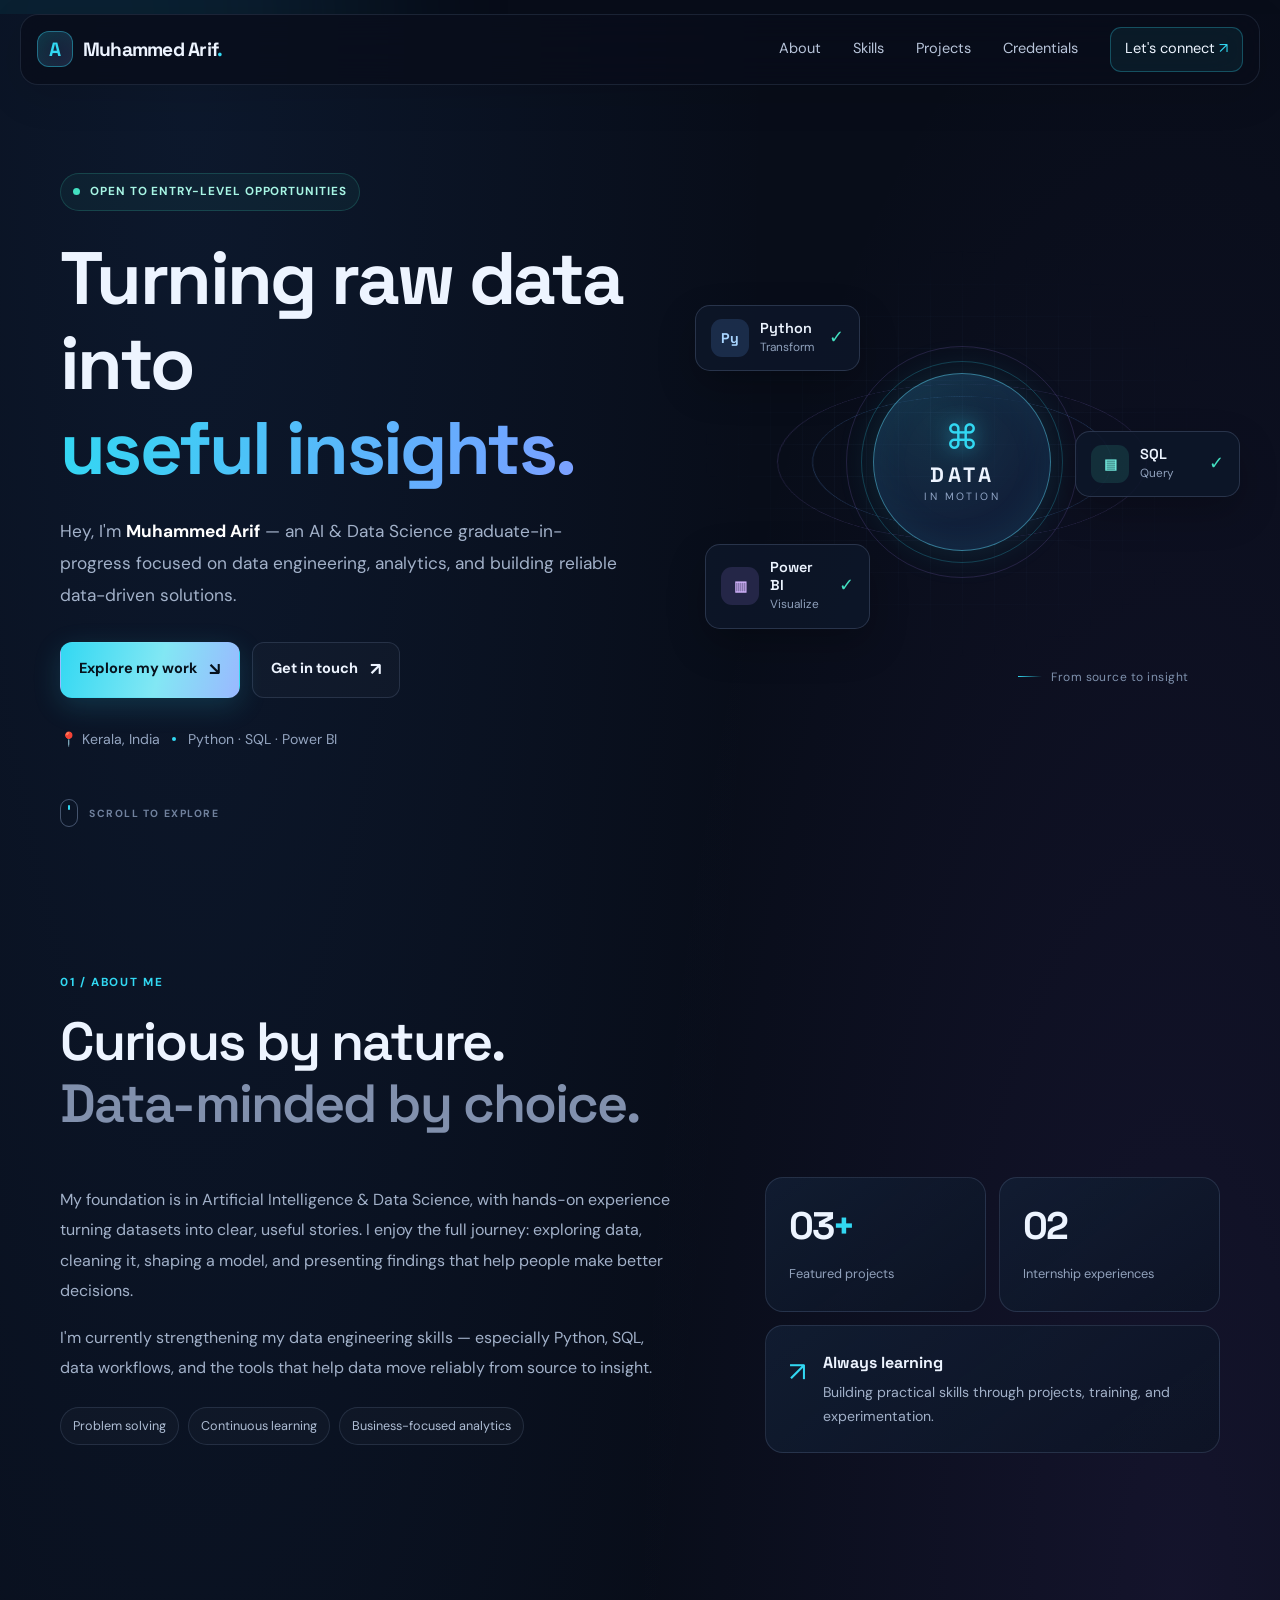
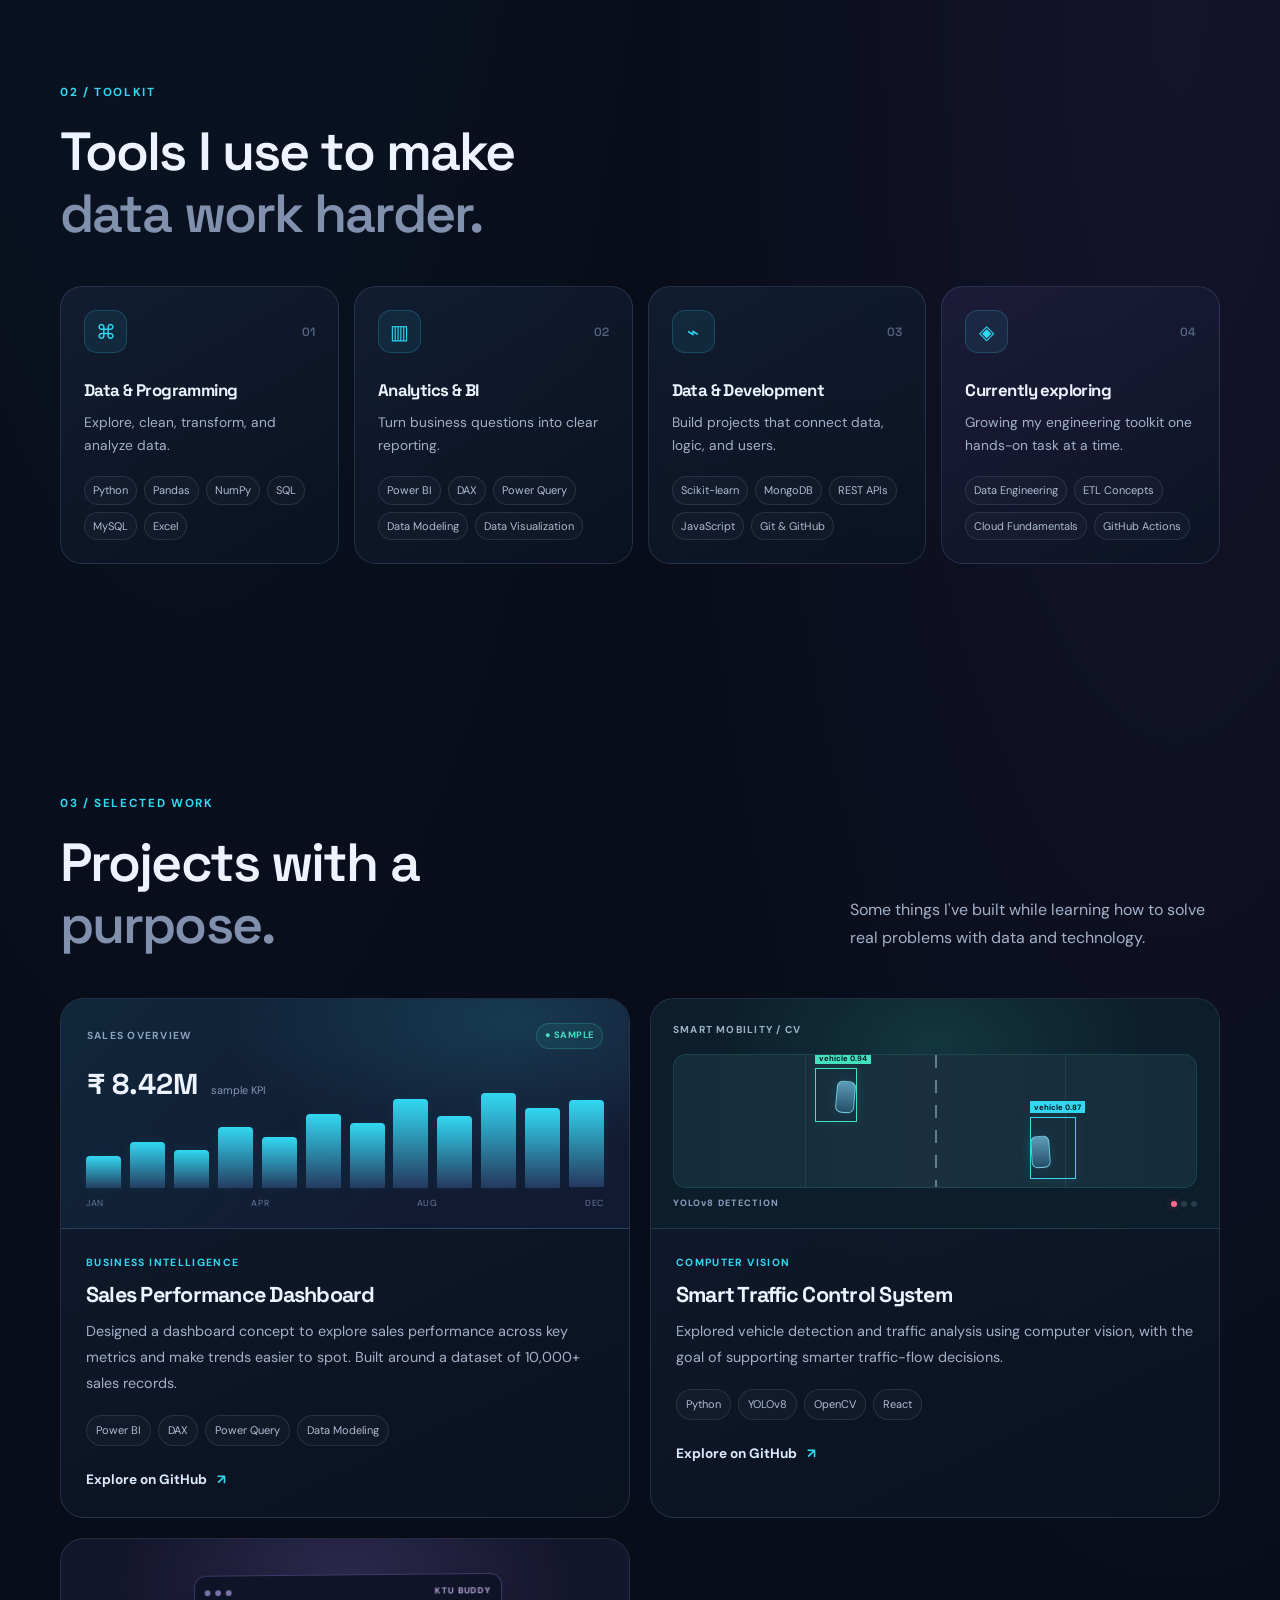
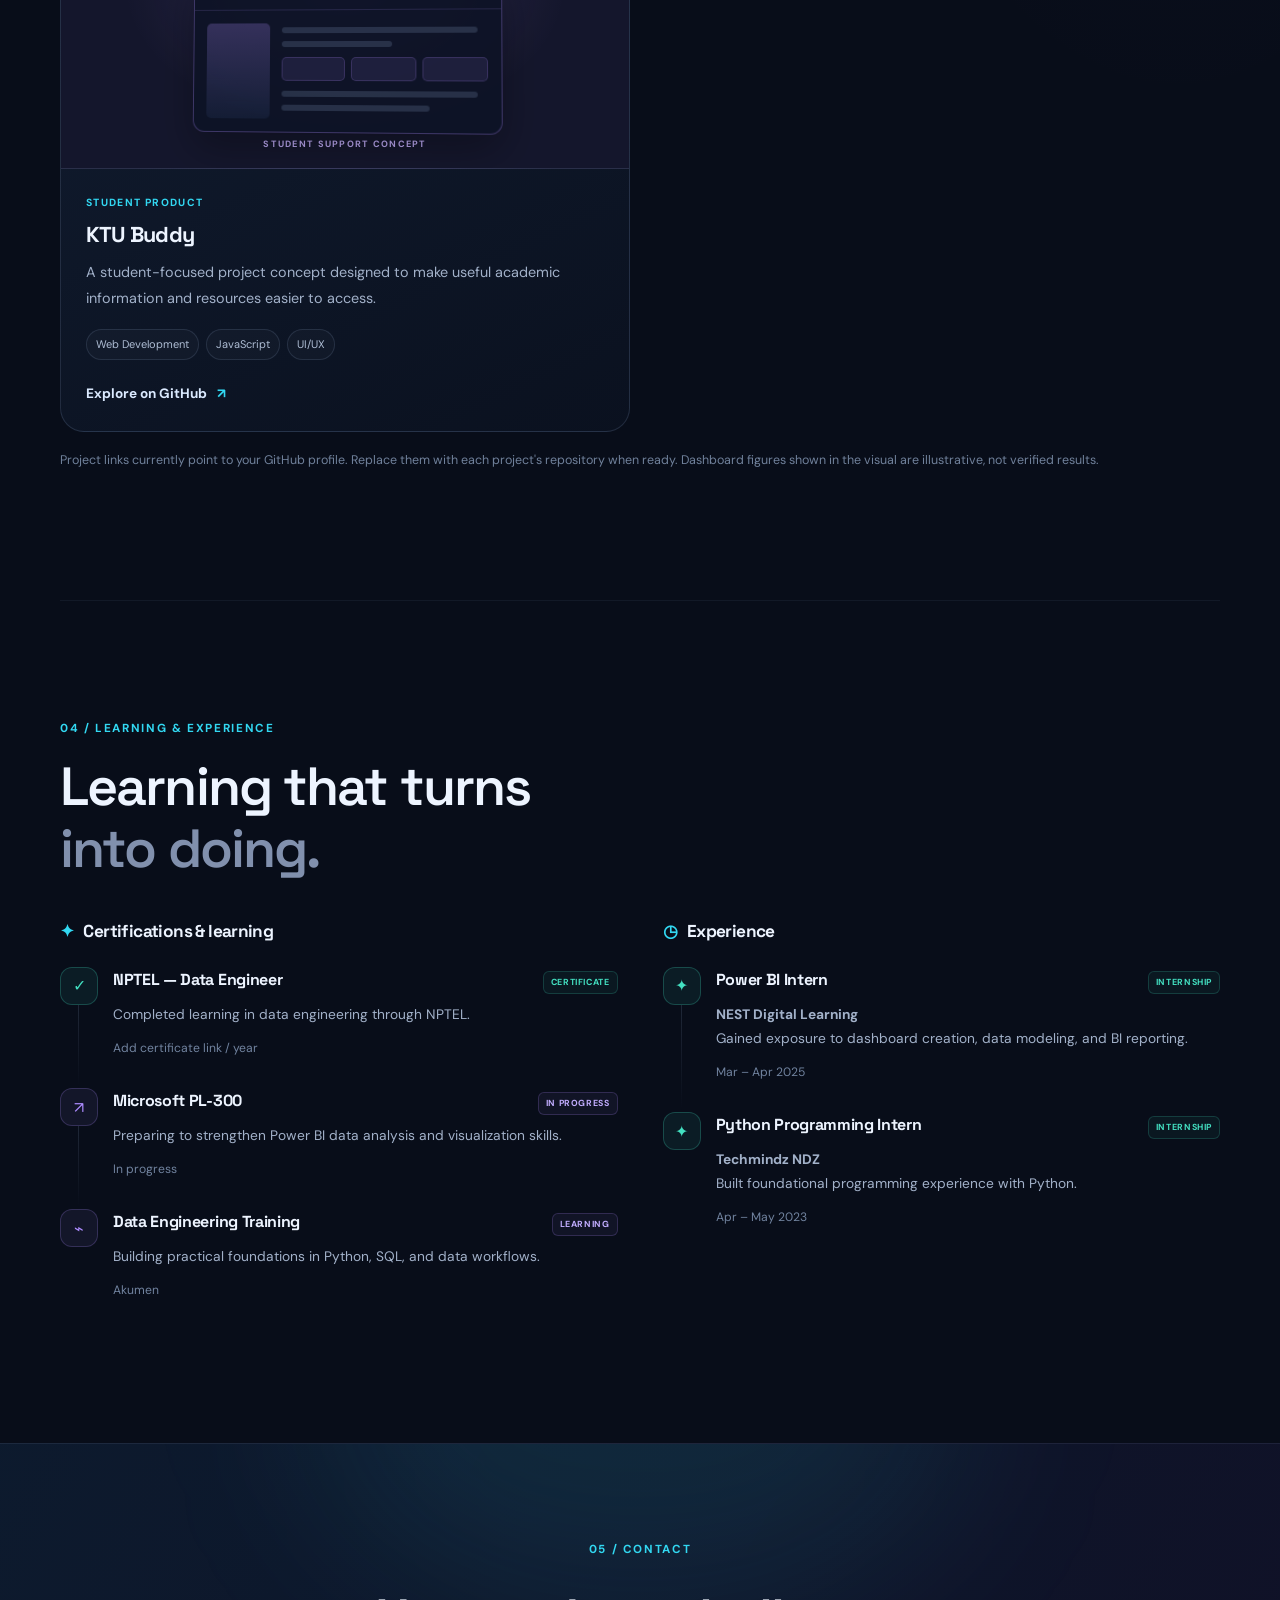
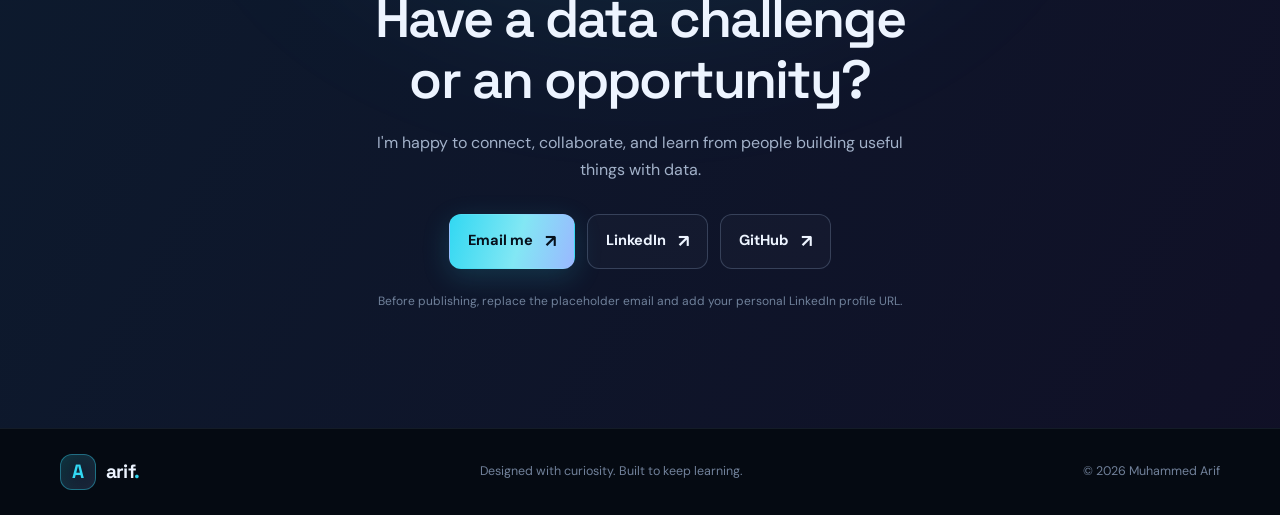
<file: index.html>
<!doctype html>
<html lang="en">
<head>
  <meta charset="utf-8">
  <meta name="viewport" content="width=device-width, initial-scale=1">
  <meta name="theme-color" content="#0b1220">
  <meta name="description" content="Muhammed Arif — aspiring Data Engineer building data-driven solutions with Python, SQL, Power BI, and modern data tools.">
  <title>Muhammed Arif | Data & Analytics Portfolio</title>
  <link rel="preconnect" href="https://fonts.googleapis.com">
  <link rel="preconnect" href="https://fonts.gstatic.com" crossorigin>
  <link href="https://fonts.googleapis.com/css2?family=DM+Sans:wght@400;500;600;700&family=Space+Grotesk:wght@400;500;600;700&display=swap" rel="stylesheet">
  <link rel="stylesheet" href="styles.css">
  <script defer src="script.js"></script>
</head>
<body>
  <div class="ambient ambient-one"></div><div class="ambient ambient-two"></div>
  <header class="site-header">
    <a class="brand" href="#home" aria-label="Arif home"><span class="brand-mark">A</span><span>Muhammed Arif<span class="brand-dot">.</span></span></a>
    <button class="menu-toggle" aria-label="Toggle navigation" aria-expanded="false">☰</button>
    <nav class="nav-links" aria-label="Main navigation">
      <a href="#about">About</a><a href="#skills">Skills</a><a href="#projects">Projects</a><a href="#certifications">Credentials</a><a class="nav-cta" href="#contact">Let's connect <span>↗</span></a>
    </nav>
  </header>

  <main>
    <section class="hero section-wrap" id="home">
      <div class="hero-copy">
        <div class="eyebrow"><span class="status-dot"></span> OPEN TO ENTRY-LEVEL OPPORTUNITIES</div>
        <h1>Turning raw data into<br><span class="gradient-text">useful insights.</span></h1>
        <p class="hero-lede">Hey, I'm <strong>Muhammed Arif</strong> — an AI & Data Science graduate-in-progress focused on data engineering, analytics, and building reliable data-driven solutions.</p>
        <div class="hero-actions"><a class="button button-primary" href="#projects">Explore my work <span>↘</span></a><a class="button button-quiet" href="#contact">Get in touch <span>↗</span></a></div>
        <div class="hero-meta"><span>📍 Kerala, India</span><span class="meta-separator"></span><span>Python · SQL · Power BI</span></div>
      </div>
      <div class="hero-visual" aria-label="Data engineering illustration">
        <div class="visual-grid"></div>
        <div class="orbit orbit-a"></div><div class="orbit orbit-b"></div>
        <div class="data-core"><div class="core-icon">⌘</div><span>DATA</span><small>IN MOTION</small></div>
        <div class="float-card card-python"><span class="mini-icon python-icon">Py</span><div><b>Python</b><small>Transform</small></div><span class="card-check">✓</span></div>
        <div class="float-card card-sql"><span class="mini-icon sql-icon">▤</span><div><b>SQL</b><small>Query</small></div><span class="card-check">✓</span></div>
        <div class="float-card card-bi"><span class="mini-icon bi-icon">▥</span><div><b>Power BI</b><small>Visualize</small></div><span class="card-check">✓</span></div>
        <div class="visual-caption"><span class="pulse-line"></span> From source to insight</div>
      </div>
      <a class="scroll-cue" href="#about"><span></span> SCROLL TO EXPLORE</a>
    </section>

    <section class="section-wrap section-block" id="about">
      <div class="section-heading"><span class="section-kicker">01 / ABOUT ME</span><h2>Curious by nature.<br><span class="muted-heading">Data-minded by choice.</span></h2></div>
      <div class="about-grid">
        <div class="about-copy"><p>My foundation is in Artificial Intelligence & Data Science, with hands-on experience turning datasets into clear, useful stories. I enjoy the full journey: exploring data, cleaning it, shaping a model, and presenting findings that help people make better decisions.</p><p>I'm currently strengthening my data engineering skills — especially Python, SQL, data workflows, and the tools that help data move reliably from source to insight.</p><div class="about-tags"><span>Problem solving</span><span>Continuous learning</span><span>Business-focused analytics</span></div></div>
        <div class="about-facts"><div class="fact-card"><span class="fact-number">03<span>+</span></span><span class="fact-label">Featured projects</span></div><div class="fact-card"><span class="fact-number">02</span><span class="fact-label">Internship experiences</span></div><div class="fact-card fact-wide"><span class="fact-symbol">↗</span><div><b>Always learning</b><p>Building practical skills through projects, training, and experimentation.</p></div></div></div>
      </div>
    </section>

    <section class="section-wrap section-block" id="skills">
      <div class="section-heading"><span class="section-kicker">02 / TOOLKIT</span><h2>Tools I use to make<br><span class="muted-heading">data work harder.</span></h2></div>
      <div class="skills-grid">
        <article class="skill-card"><div class="skill-card-top"><span class="skill-icon">⌘</span><span class="skill-index">01</span></div><h3>Data & Programming</h3><p>Explore, clean, transform, and analyze data.</p><div class="chip-list"><span>Python</span><span>Pandas</span><span>NumPy</span><span>SQL</span><span>MySQL</span><span>Excel</span></div></article>
        <article class="skill-card"><div class="skill-card-top"><span class="skill-icon">▥</span><span class="skill-index">02</span></div><h3>Analytics & BI</h3><p>Turn business questions into clear reporting.</p><div class="chip-list"><span>Power BI</span><span>DAX</span><span>Power Query</span><span>Data Modeling</span><span>Data Visualization</span></div></article>
        <article class="skill-card"><div class="skill-card-top"><span class="skill-icon">⌁</span><span class="skill-index">03</span></div><h3>Data & Development</h3><p>Build projects that connect data, logic, and users.</p><div class="chip-list"><span>Scikit-learn</span><span>MongoDB</span><span>REST APIs</span><span>JavaScript</span><span>Git & GitHub</span></div></article>
        <article class="skill-card skill-card-learning"><div class="skill-card-top"><span class="skill-icon">◈</span><span class="skill-index">04</span></div><h3>Currently exploring</h3><p>Growing my engineering toolkit one hands-on task at a time.</p><div class="chip-list"><span>Data Engineering</span><span>ETL Concepts</span><span>Cloud Fundamentals</span><span>GitHub Actions</span></div></article>
      </div>
    </section>

    <section class="section-wrap section-block" id="projects">
      <div class="section-heading heading-with-note"><div><span class="section-kicker">03 / SELECTED WORK</span><h2>Projects with a<br><span class="muted-heading">purpose.</span></h2></div><p>Some things I've built while learning how to solve real problems with data and technology.</p></div>
      <div class="projects-grid">
        <article class="project-card project-featured"><div class="project-art sales-art"><div class="art-topline"><span>SALES OVERVIEW</span><span class="live-pill">● SAMPLE</span></div><div class="sales-total">₹ 8.42M <small>sample KPI</small></div><div class="chart-bars"><i style="height:34%"></i><i style="height:48%"></i><i style="height:40%"></i><i style="height:64%"></i><i style="height:54%"></i><i style="height:78%"></i><i style="height:68%"></i><i style="height:94%"></i><i style="height:76%"></i><i style="height:100%"></i><i style="height:84%"></i><i style="height:92%"></i></div><div class="chart-axis"><span>JAN</span><span>APR</span><span>AUG</span><span>DEC</span></div></div><div class="project-body"><div class="project-type">BUSINESS INTELLIGENCE</div><h3>Sales Performance Dashboard</h3><p>Designed a dashboard concept to explore sales performance across key metrics and make trends easier to spot. Built around a dataset of 10,000+ sales records.</p><div class="project-tags"><span>Power BI</span><span>DAX</span><span>Power Query</span><span>Data Modeling</span></div><a class="project-link" href="https://github.com/Arifazeez123" target="_blank" rel="noreferrer">Explore on GitHub <span>↗</span></a></div></article>
        <article class="project-card"><div class="project-art traffic-art"><div class="traffic-label">SMART MOBILITY / CV</div><div class="road-scene"><div class="road-line"></div><div class="lane lane-one"></div><div class="lane lane-two"></div><div class="car car-one"></div><div class="car car-two"></div><div class="detection-box box-one"><span>vehicle 0.94</span></div><div class="detection-box box-two"><span>vehicle 0.87</span></div></div><div class="traffic-footer"><span>YOLOv8 DETECTION</span><span class="signal"><i></i><i></i><i></i></span></div></div><div class="project-body"><div class="project-type">COMPUTER VISION</div><h3>Smart Traffic Control System</h3><p>Explored vehicle detection and traffic analysis using computer vision, with the goal of supporting smarter traffic-flow decisions.</p><div class="project-tags"><span>Python</span><span>YOLOv8</span><span>OpenCV</span><span>React</span></div><a class="project-link" href="https://github.com/Arifazeez123" target="_blank" rel="noreferrer">Explore on GitHub <span>↗</span></a></div></article>
        <article class="project-card"><div class="project-art ktubuddy-art"><div class="app-window"><div class="app-window-head"><span></span><span></span><span></span><b>KTU BUDDY</b></div><div class="app-window-content"><div class="app-sidebar"></div><div class="app-content"><div class="app-line line-long"></div><div class="app-line line-short"></div><div class="app-tiles"><i></i><i></i><i></i></div><div class="app-line line-long"></div><div class="app-line line-mid"></div></div></div></div><div class="app-caption">STUDENT SUPPORT CONCEPT</div></div><div class="project-body"><div class="project-type">STUDENT PRODUCT</div><h3>KTU Buddy</h3><p>A student-focused project concept designed to make useful academic information and resources easier to access.</p><div class="project-tags"><span>Web Development</span><span>JavaScript</span><span>UI/UX</span></div><a class="project-link" href="https://github.com/Arifazeez123" target="_blank" rel="noreferrer">Explore on GitHub <span>↗</span></a></div></article>
      </div>
      <p class="project-note">Project links currently point to your GitHub profile. Replace them with each project's repository when ready. Dashboard figures shown in the visual are illustrative, not verified results.</p>
    </section>

    <section class="section-wrap section-block credentials-section" id="certifications">
      <div class="section-heading"><span class="section-kicker">04 / LEARNING & EXPERIENCE</span><h2>Learning that turns<br><span class="muted-heading">into doing.</span></h2></div>
      <div class="credentials-grid">
        <div class="credentials-column"><h3 class="column-title"><span>✦</span> Certifications & learning</h3>
          <article class="timeline-item"><div class="timeline-mark">✓</div><div><div class="timeline-top"><h4>NPTEL — Data Engineer</h4><span class="credential-status">CERTIFICATE</span></div><p>Completed learning in data engineering through NPTEL.</p><span class="timeline-date">Add certificate link / year</span></div></article>
          <article class="timeline-item"><div class="timeline-mark pending">↗</div><div><div class="timeline-top"><h4>Microsoft PL-300</h4><span class="credential-status in-progress">IN PROGRESS</span></div><p>Preparing to strengthen Power BI data analysis and visualization skills.</p><span class="timeline-date">In progress</span></div></article>
          <article class="timeline-item"><div class="timeline-mark pending">⌁</div><div><div class="timeline-top"><h4>Data Engineering Training</h4><span class="credential-status in-progress">LEARNING</span></div><p>Building practical foundations in Python, SQL, and data workflows.</p><span class="timeline-date">Akumen</span></div></article>
        </div>
        <div class="credentials-column"><h3 class="column-title"><span>◷</span> Experience</h3>
          <article class="timeline-item"><div class="timeline-mark">✦</div><div><div class="timeline-top"><h4>Power BI Intern</h4><span class="credential-status">INTERNSHIP</span></div><p><strong>NEST Digital Learning</strong><br>Gained exposure to dashboard creation, data modeling, and BI reporting.</p><span class="timeline-date">Mar – Apr 2025</span></div></article>
          <article class="timeline-item"><div class="timeline-mark">✦</div><div><div class="timeline-top"><h4>Python Programming Intern</h4><span class="credential-status">INTERNSHIP</span></div><p><strong>Techmindz NDZ</strong><br>Built foundational programming experience with Python.</p><span class="timeline-date">Apr – May 2023</span></div></article>
        </div>
      </div>
    </section>

    <section class="contact-section" id="contact"><div class="contact-glow"></div><div class="section-wrap contact-inner"><span class="section-kicker">05 / CONTACT</span><h2>Have a data challenge<br>or an opportunity?</h2><p>I'm happy to connect, collaborate, and learn from people building useful things with data.</p><div class="contact-actions"><a class="button button-primary" href="mailto:YOUR_EMAIL@example.com" id="email-link">Email me <span>↗</span></a><a class="button button-outline" href="https://www.linkedin.com/" target="_blank" rel="noreferrer">LinkedIn <span>↗</span></a><a class="button button-outline" href="https://github.com/Arifazeez123" target="_blank" rel="noreferrer">GitHub <span>↗</span></a></div><p class="contact-hint">Before publishing, replace the placeholder email and add your personal LinkedIn profile URL.</p></div></section>
  </main>
  <footer class="site-footer"><div class="section-wrap footer-inner"><a class="brand" href="#home"><span class="brand-mark">A</span><span>arif<span class="brand-dot">.</span></span></a><span>Designed with curiosity. Built to keep learning.</span><span>© <span id="year"></span> Muhammed Arif</span></div></footer>
</body>
</html>
</file>
<file: styles.css>
/* =========================================================
   MUHAMMED ARIF — DATA & ANALYTICS PORTFOLIO
   Complete stylesheet: responsive layout, colour, motion
   ========================================================= */

:root {
  color-scheme: dark;
  --bg: #080d19;
  --bg-soft: #0d1526;
  --panel: rgba(16, 27, 46, .76);
  --panel-solid: #101b2e;
  --line: rgba(157, 181, 220, .16);
  --text: #edf4ff;
  --muted: #a2b1c9;
  --subtle: #70819f;
  --cyan: #32d8f2;
  --blue: #6ca8ff;
  --violet: #ad8cff;
  --teal: #43e0c1;
  --pink: #f39ad7;
  --radius: 22px;
  --shadow: 0 24px 70px rgba(0, 0, 0, .28);
  --ease: cubic-bezier(.22, 1, .36, 1);
}

* { box-sizing: border-box; }
html {
  scroll-behavior: smooth;
  scroll-padding-top: 100px;
  background: var(--bg);
}
body {
  margin: 0;
  min-width: 320px;
  overflow-x: hidden;
  color: var(--text);
  background:
    radial-gradient(ellipse at 15% 0%, rgba(43, 101, 178, .13), transparent 36rem),
    radial-gradient(ellipse at 92% 30%, rgba(127, 78, 210, .10), transparent 34rem),
    var(--bg);
  font-family: "DM Sans", sans-serif;
  font-size: 16px;
  line-height: 1.7;
  -webkit-font-smoothing: antialiased;
}
::selection { color: #06101a; background: var(--cyan); }
a { color: inherit; text-decoration: none; }
button, a { -webkit-tap-highlight-color: transparent; }
button { font: inherit; }
img, svg { display: block; max-width: 100%; }
p { color: var(--muted); margin: 0 0 1rem; }
h1, h2, h3, h4 { margin: 0; color: var(--text); font-family: "Space Grotesk", sans-serif; line-height: 1.15; letter-spacing: -.035em; }
h1 { font-size: clamp(2.8rem, 5.8vw, 5.25rem); font-weight: 700; }
h2 { font-size: clamp(2.1rem, 4.2vw, 3.45rem); font-weight: 600; }
h3 { font-size: 1.2rem; }
small { font-size: .78rem; }

.section-wrap { width: min(1160px, calc(100% - 48px)); margin-inline: auto; }
.section-block { padding-block: 112px; }
.muted-heading { color: #8190ad; }
.gradient-text {
  display: inline-block;
  color: var(--cyan);
  background: linear-gradient(105deg, var(--cyan), var(--blue) 38%, var(--violet) 70%, var(--teal));
  background-size: 220% auto;
  -webkit-background-clip: text;
  background-clip: text;
  -webkit-text-fill-color: transparent;
  animation: gradientFlow 9s ease-in-out infinite;
}
@keyframes gradientFlow { 0%,100% { background-position: 0% center; } 50% { background-position: 100% center; } }

/* Ambient background */
.ambient {
  position: fixed;
  z-index: -1;
  width: 34rem;
  height: 34rem;
  border-radius: 50%;
  filter: blur(95px);
  opacity: .14;
  pointer-events: none;
  will-change: transform;
}
.ambient-one { top: -16rem; left: -12rem; background: #1d9bd1; animation: ambientOne 19s ease-in-out infinite alternate; }
.ambient-two { top: 25rem; right: -18rem; background: #8855e8; animation: ambientTwo 23s ease-in-out infinite alternate; }
@keyframes ambientOne { to { transform: translate(130px, 100px) scale(1.15); } }
@keyframes ambientTwo { to { transform: translate(-100px, -90px) scale(1.12); } }

/* Header and navigation */
.site-header {
  position: sticky;
  z-index: 20;
  top: 0;
  display: flex;
  align-items: center;
  justify-content: space-between;
  width: min(1240px, calc(100% - 40px));
  margin: 14px auto 0;
  padding: 12px 16px;
  border: 1px solid rgba(157, 181, 220, .13);
  border-radius: 18px;
  background: rgba(8, 13, 25, .76);
  backdrop-filter: blur(22px);
  -webkit-backdrop-filter: blur(22px);
  box-shadow: 0 10px 40px rgba(0,0,0,.12);
}
.brand { display: inline-flex; align-items: center; gap: 10px; font: 700 1.2rem "Space Grotesk", sans-serif; letter-spacing: -.04em; }
.brand-mark {
  display: grid;
  width: 36px;
  height: 36px;
  place-items: center;
  border: 1px solid rgba(50,216,242,.42);
  border-radius: 12px;
  color: var(--cyan);
  background: linear-gradient(135deg, rgba(50,216,242,.16), rgba(173,140,255,.12));
  box-shadow: inset 0 0 20px rgba(50,216,242,.08);
}
.brand-dot { color: var(--cyan); }
.nav-links { display: flex; align-items: center; gap: clamp(16px, 2.5vw, 32px); }
.nav-links a { color: #b8c5da; font-size: .91rem; transition: color .25s ease; }
.nav-links a:hover { color: var(--cyan); }
.nav-links .nav-cta { padding: 9px 14px; border: 1px solid rgba(50,216,242,.28); border-radius: 11px; color: var(--text); background: rgba(50,216,242,.07); }
.nav-cta span { color: var(--cyan); }
.menu-toggle { display: none; color: var(--text); border: 1px solid var(--line); border-radius: 10px; background: var(--panel); padding: 7px 11px; cursor: pointer; }

/* Hero */
.hero {
  position: relative;
  display: grid;
  grid-template-columns: 1.05fr .95fr;
  align-items: center;
  gap: clamp(36px, 6vw, 82px);
  min-height: 690px;
  padding-top: 88px;
  padding-bottom: 104px;
}
.hero-copy { position: relative; z-index: 2; animation: heroEnter .9s var(--ease) both; }
.eyebrow, .section-kicker {
  display: inline-flex;
  align-items: center;
  gap: 10px;
  color: var(--cyan);
  font-size: .73rem;
  font-weight: 700;
  letter-spacing: .14em;
  text-transform: uppercase;
}
.eyebrow { margin-bottom: 25px; padding: 8px 12px; border: 1px solid rgba(67,224,193,.18); border-radius: 999px; background: rgba(67,224,193,.055); color: #a8f6e5; letter-spacing: .08em; }
.status-dot { width: 7px; height: 7px; border-radius: 50%; background: var(--teal); box-shadow: 0 0 0 0 rgba(67,224,193,.5); animation: statusPulse 2.4s ease-out infinite; }
@keyframes statusPulse { 70% { box-shadow: 0 0 0 8px rgba(67,224,193,0); } 100% { box-shadow: 0 0 0 0 rgba(67,224,193,0); } }
.hero h1 { max-width: 720px; margin-bottom: 24px; }
.hero-lede { max-width: 600px; font-size: clamp(1rem, 1.35vw, 1.13rem); line-height: 1.85; }
.hero-lede strong { color: #fff; font-weight: 700; }
.hero-actions, .contact-actions { display: flex; flex-wrap: wrap; align-items: center; gap: 12px; margin-top: 30px; }
.button {
  display: inline-flex;
  align-items: center;
  justify-content: center;
  gap: 12px;
  min-height: 48px;
  padding: 12px 18px;
  border: 1px solid transparent;
  border-radius: 12px;
  font-weight: 700;
  font-size: .91rem;
  transition: transform .3s var(--ease), box-shadow .3s ease, background .3s ease, border-color .3s ease;
}
.button:hover { transform: translateY(-3px); }
.button span { font-size: 1.1rem; }
.button-primary { color: #06111c; background: linear-gradient(105deg, var(--cyan), #82e7f4 55%, #9ab8ff); box-shadow: 0 8px 28px rgba(50,216,242,.17); }
.button-primary:hover { box-shadow: 0 12px 36px rgba(50,216,242,.28); }
.button-quiet { color: var(--text); border-color: var(--line); background: rgba(255,255,255,.025); }
.button-quiet:hover, .button-outline:hover { border-color: rgba(50,216,242,.42); background: rgba(50,216,242,.07); }
.button-outline { color: var(--text); border-color: rgba(157,181,220,.25); background: rgba(255,255,255,.025); }
.hero-meta { display: flex; align-items: center; flex-wrap: wrap; gap: 12px; margin-top: 30px; color: #94a5c0; font-size: .88rem; }
.meta-separator { width: 4px; height: 4px; border-radius: 50%; background: var(--cyan); }

/* Data illustration */
.hero-visual {
  position: relative;
  isolation: isolate;
  min-height: 450px;
  display: grid;
  place-items: center;
  animation: visualEnter 1.05s .12s var(--ease) both;
}
.visual-grid {
  position: absolute;
  inset: 3% 0 7%;
  z-index: -2;
  border: 1px solid rgba(115,156,215,.08);
  border-radius: 50%;
  background-image: linear-gradient(rgba(115,156,215,.055) 1px, transparent 1px), linear-gradient(90deg, rgba(115,156,215,.055) 1px, transparent 1px);
  background-size: 32px 32px;
  mask-image: radial-gradient(ellipse, black 15%, transparent 72%);
}
.data-core {
  position: relative;
  z-index: 2;
  display: flex;
  align-items: center;
  justify-content: center;
  flex-direction: column;
  width: 178px;
  height: 178px;
  border: 1px solid rgba(90,216,245,.48);
  border-radius: 50%;
  background: radial-gradient(circle at 35% 25%, rgba(66,192,244,.2), rgba(18,33,59,.96) 62%);
  box-shadow: 0 0 38px rgba(50,216,242,.13), inset 0 0 36px rgba(50,216,242,.08);
  animation: coreFloat 5.5s ease-in-out infinite;
}
.data-core::before, .data-core::after { content: ""; position: absolute; inset: -13px; border: 1px solid rgba(50,216,242,.23); border-radius: 50%; }
.data-core::after { inset: -28px; border-color: rgba(173,140,255,.16); }
.core-icon { margin-bottom: 3px; color: var(--cyan); font-size: 2.1rem; line-height: 1.2; text-shadow: 0 0 20px rgba(50,216,242,.6); }
.data-core > span { font: 700 1.3rem "Space Grotesk", sans-serif; letter-spacing: .18em; }
.data-core small { color: #91a6c7; font-size: .66rem; letter-spacing: .23em; }
.orbit { position: absolute; z-index: -1; width: 300px; height: 300px; border: 1px solid rgba(108,168,255,.23); border-radius: 50%; }
.orbit-a { transform: rotateX(64deg) rotate(-24deg); }
.orbit-b { width: 370px; height: 370px; border-color: rgba(173,140,255,.18); transform: rotateX(65deg) rotate(28deg); animation: orbitPulse 6s ease-in-out infinite; }
@keyframes orbitPulse { 50% { opacity: .95; filter: drop-shadow(0 0 8px rgba(108,168,255,.25)); } }
.float-card {
  position: absolute;
  z-index: 4;
  display: flex;
  align-items: center;
  gap: 11px;
  min-width: 165px;
  padding: 13px 15px;
  border: 1px solid rgba(157,181,220,.2);
  border-radius: 15px;
  background: rgba(13,23,41,.86);
  backdrop-filter: blur(16px);
  box-shadow: 0 16px 38px rgba(0,0,0,.22);
  transition: border-color .3s ease, box-shadow .3s ease;
}
.float-card:hover { border-color: rgba(50,216,242,.5); box-shadow: 0 16px 42px rgba(0,0,0,.28), 0 0 25px rgba(50,216,242,.08); }
.float-card b { display: block; font: 600 .9rem "Space Grotesk", sans-serif; }
.float-card small { display: block; color: #8fa0bb; font-size: .74rem; }
.mini-icon { display: grid; flex: 0 0 38px; height: 38px; place-items: center; border-radius: 11px; font: 700 .88rem "Space Grotesk", sans-serif; }
.python-icon { color: #a9d5ff; background: rgba(108,168,255,.16); }
.sql-icon { color: #74eee0; background: rgba(67,224,193,.13); }
.bi-icon { color: #d5b5ff; background: rgba(173,140,255,.15); }
.card-check { margin-left: auto; color: var(--teal); font-size: 1.1rem; }
.card-python { top: 15%; left: -2%; animation: floatPython 5.4s ease-in-out infinite; }
.card-sql { top: 43%; right: -4%; animation: floatSql 6s ease-in-out infinite; }
.card-bi { bottom: 13%; left: 0; animation: floatBI 6.4s ease-in-out infinite; }
@keyframes coreFloat { 0%,100% { transform: translateY(0); } 50% { transform: translateY(-9px); } }
@keyframes floatPython { 0%,100% { transform: translateY(0) rotate(-1deg); } 50% { transform: translateY(-10px) rotate(1deg); } }
@keyframes floatSql { 0%,100% { transform: translateY(0) rotate(1deg); } 50% { transform: translateY(9px) rotate(-1deg); } }
@keyframes floatBI { 0%,100% { transform: translateY(0); } 50% { transform: translateY(-7px); } }
.visual-caption { position: absolute; right: 6%; bottom: 0; display: flex; align-items: center; gap: 9px; color: #7f91ad; font-size: .75rem; letter-spacing: .04em; }
.pulse-line { width: 24px; height: 1px; background: linear-gradient(90deg, var(--cyan), transparent); }
.scroll-cue { position: absolute; left: 0; bottom: 28px; display: flex; align-items: center; gap: 11px; color: #70819d; font-size: .65rem; font-weight: 700; letter-spacing: .15em; }
.scroll-cue span { position: relative; display: block; width: 18px; height: 28px; border: 1px solid rgba(157,181,220,.4); border-radius: 10px; }
.scroll-cue span::after { content: ""; position: absolute; top: 5px; left: 7px; width: 2px; height: 5px; border-radius: 2px; background: var(--cyan); animation: scrollDot 1.5s ease-in-out infinite; }
@keyframes scrollDot { to { transform: translateY(8px); opacity: .1; } }

/* Section headings */
.section-heading { margin-bottom: 42px; }
.section-kicker { margin-bottom: 18px; }
.section-heading h2 { max-width: 760px; }
.heading-with-note { display: flex; align-items: end; justify-content: space-between; gap: 40px; }
.heading-with-note > p { max-width: 370px; margin-bottom: 5px; }

/* About */
.about-grid { display: grid; grid-template-columns: 1.15fr .85fr; gap: clamp(35px, 7vw, 90px); align-items: center; }
.about-copy p { max-width: 670px; line-height: 1.9; }
.about-tags { display: flex; flex-wrap: wrap; gap: 9px; margin-top: 24px; }
.about-tags span, .chip-list span, .project-tags span { display: inline-flex; align-items: center; border: 1px solid rgba(157,181,220,.15); border-radius: 999px; color: #aebdd4; background: rgba(255,255,255,.025); }
.about-tags span { padding: 7px 12px; font-size: .79rem; }
.about-facts { display: grid; grid-template-columns: 1fr 1fr; gap: 13px; }
.fact-card { min-height: 135px; padding: 23px; border: 1px solid var(--line); border-radius: 18px; background: linear-gradient(145deg, rgba(18,31,53,.8), rgba(12,20,36,.72)); transition: transform .35s var(--ease), border-color .3s ease; }
.fact-card:hover { transform: translateY(-5px); border-color: rgba(50,216,242,.32); }
.fact-number { display: block; margin-bottom: 9px; font: 700 2.4rem "Space Grotesk", sans-serif; letter-spacing: -.06em; }
.fact-number > span { color: var(--cyan); }
.fact-label { color: #91a1bb; font-size: .8rem; }
.fact-wide { grid-column: 1 / -1; display: flex; align-items: flex-start; gap: 17px; min-height: auto; }
.fact-symbol { color: var(--cyan); font-size: 1.7rem; }
.fact-wide b { display: block; margin-bottom: 5px; font-family: "Space Grotesk", sans-serif; }
.fact-wide p { margin: 0; font-size: .88rem; }

/* Skills */
.skills-grid { display: grid; grid-template-columns: repeat(4, minmax(0, 1fr)); gap: 15px; }
.skill-card { min-height: 260px; padding: 23px; border: 1px solid var(--line); border-radius: var(--radius); background: linear-gradient(150deg, rgba(19,31,52,.86), rgba(11,19,34,.84)); transition: transform .35s var(--ease), border-color .3s ease, box-shadow .3s ease; }
.skill-card:hover { transform: translateY(-6px); border-color: rgba(50,216,242,.36); box-shadow: 0 20px 45px rgba(0,0,0,.2), 0 0 28px rgba(50,216,242,.045); }
.skill-card-top { display: flex; align-items: center; justify-content: space-between; margin-bottom: 28px; }
.skill-icon { display: grid; width: 43px; height: 43px; place-items: center; border: 1px solid rgba(50,216,242,.2); border-radius: 13px; color: var(--cyan); background: rgba(50,216,242,.08); font-size: 1.25rem; }
.skill-index { color: #536580; font: 600 .75rem "Space Grotesk", sans-serif; }
.skill-card h3 { margin-bottom: 10px; font-size: 1.05rem; }
.skill-card p { min-height: 48px; font-size: .86rem; line-height: 1.65; }
.chip-list { display: flex; flex-wrap: wrap; gap: 7px; margin-top: 17px; }
.chip-list span { padding: 4px 8px; font-size: .69rem; }
.skill-card-learning { background: linear-gradient(145deg, rgba(35,34,68,.65), rgba(12,20,36,.86)); }

/* Projects */
.projects-grid { display: grid; grid-template-columns: repeat(2, minmax(0, 1fr)); gap: 20px; align-items: stretch; }
.project-card { overflow: hidden; border: 1px solid var(--line); border-radius: 24px; background: linear-gradient(155deg, rgba(18,30,50,.92), rgba(11,18,32,.94)); transition: transform .4s var(--ease), border-color .3s ease, box-shadow .3s ease; }
.project-card:hover { transform: translateY(-7px); border-color: rgba(108,168,255,.36); box-shadow: var(--shadow), 0 0 28px rgba(108,168,255,.05); }
.project-featured { grid-row: span 1; }
.project-art { position: relative; min-height: 230px; overflow: hidden; border-bottom: 1px solid var(--line); }
.sales-art { padding: 24px 26px 20px; background: radial-gradient(ellipse at 80% 10%, rgba(50,216,242,.16), transparent 45%), linear-gradient(135deg, #10273b, #121a31 72%); }
.art-topline, .traffic-footer { display: flex; align-items: center; justify-content: space-between; color: #8ba2bf; font-size: .64rem; font-weight: 700; letter-spacing: .12em; }
.live-pill { padding: 4px 8px; border: 1px solid rgba(67,224,193,.22); border-radius: 99px; color: var(--teal); background: rgba(67,224,193,.07); font-size: .58rem; letter-spacing: .06em; }
.sales-total { margin-top: 17px; font: 700 1.8rem "Space Grotesk", sans-serif; }
.sales-total small { margin-left: 6px; color: #8496b1; font: 400 .68rem "DM Sans", sans-serif; }
.chart-bars { position: absolute; right: 25px; bottom: 40px; left: 25px; display: flex; align-items: end; gap: 9px; height: 95px; }
.chart-bars i { flex: 1; min-width: 4px; border-radius: 4px 4px 1px 1px; background: linear-gradient(180deg, var(--cyan), rgba(108,168,255,.22)); transform-origin: bottom; box-shadow: 0 0 12px rgba(50,216,242,.08); animation: barRise .9s var(--ease) both; }
.chart-bars i:nth-child(2n) { animation-delay: .08s; }
.chart-bars i:nth-child(3n) { animation-delay: .16s; }
@keyframes barRise { from { transform: scaleY(.1); opacity: .25; } to { transform: scaleY(1); opacity: 1; } }
.chart-axis { position: absolute; right: 25px; bottom: 17px; left: 25px; display: flex; justify-content: space-between; color: #657d9e; font-size: .55rem; letter-spacing: .08em; }
.traffic-art { padding: 22px; background: radial-gradient(ellipse at 50% 20%, rgba(67,224,193,.13), transparent 55%), #0c1d2b; }
.traffic-label { color: #9ab4c7; font-size: .63rem; font-weight: 700; letter-spacing: .12em; }
.road-scene { position: absolute; inset: 55px 22px 40px; overflow: hidden; border: 1px solid rgba(67,224,193,.12); border-radius: 13px; background: linear-gradient(90deg, #142c3b, #1a3040 48%, #142c3b); }
.road-line { position: absolute; top: 0; bottom: 0; left: 50%; width: 2px; background: repeating-linear-gradient(to bottom, rgba(190,220,225,.45) 0 13px, transparent 13px 25px); }
.lane { position: absolute; top: 0; bottom: 0; width: 1px; background: rgba(157,181,220,.12); }
.lane-one { left: 25%; } .lane-two { right: 25%; }
.car { position: absolute; width: 19px; height: 32px; border: 1px solid rgba(122,218,240,.8); border-radius: 6px; background: linear-gradient(#5c9cb9, #254e68); box-shadow: 0 0 14px rgba(50,216,242,.12); }
.car-one { top: 20%; left: 31%; transform: rotate(5deg); }
.car-two { right: 28%; bottom: 14%; transform: rotate(-4deg); }
.detection-box { position: absolute; width: 42px; height: 54px; border: 1px solid var(--teal); box-shadow: 0 0 12px rgba(67,224,193,.1); }
.detection-box span { position: absolute; top: -17px; left: -1px; padding: 1px 4px; color: #041a1c; background: var(--teal); font: 700 .48rem "DM Sans", sans-serif; white-space: nowrap; }
.box-one { top: 10%; left: 27%; } .box-two { right: 23%; bottom: 6%; width: 46px; height: 62px; border-color: var(--cyan); }
.box-two span { color: #06141d; background: var(--cyan); }
.traffic-footer { position: absolute; right: 22px; bottom: 16px; left: 22px; font-size: .57rem; }
.signal { display: flex; gap: 4px; }
.signal i { width: 6px; height: 6px; border-radius: 50%; background: #263d4c; }
.signal i:first-child { background: #ff6b8a; box-shadow: 0 0 7px rgba(255,107,138,.4); }
.ktubuddy-art { display: grid; place-items: center; background: radial-gradient(ellipse at 50% 20%, rgba(173,140,255,.17), transparent 55%), #14162c; }
.app-window { width: min(76%, 310px); overflow: hidden; border: 1px solid rgba(173,140,255,.3); border-radius: 12px; background: rgba(13,18,37,.9); box-shadow: 0 16px 40px rgba(0,0,0,.3); transform: perspective(700px) rotateY(-5deg) rotateX(2deg); }
.app-window-head { display: flex; align-items: center; gap: 5px; padding: 10px; border-bottom: 1px solid rgba(173,140,255,.15); color: #b5a5d9; font-size: .55rem; }
.app-window-head > span { width: 6px; height: 6px; border-radius: 50%; background: #7c73a9; }
.app-window-head b { margin-left: auto; font-size: .53rem; letter-spacing: .1em; }
.app-window-content { display: flex; gap: 12px; min-height: 115px; padding: 13px; }
.app-sidebar { width: 23%; border-radius: 5px; background: linear-gradient(180deg, rgba(173,140,255,.24), rgba(108,168,255,.07)); }
.app-content { flex: 1; padding-top: 4px; }
.app-line { height: 6px; margin-bottom: 8px; border-radius: 4px; background: rgba(157,181,220,.18); }
.line-long { width: 95%; } .line-short { width: 54%; } .line-mid { width: 72%; }
.app-tiles { display: flex; gap: 6px; margin: 10px 0; }
.app-tiles i { height: 24px; flex: 1; border: 1px solid rgba(173,140,255,.18); border-radius: 5px; background: rgba(173,140,255,.1); }
.app-caption { position: absolute; bottom: 16px; color: #9989c5; font-size: .57rem; font-weight: 700; letter-spacing: .14em; }
.project-body { padding: 25px; }
.project-type { margin-bottom: 11px; color: var(--cyan); font-size: .65rem; font-weight: 700; letter-spacing: .13em; }
.project-body h3 { margin-bottom: 12px; font-size: 1.35rem; }
.project-body p { font-size: .9rem; line-height: 1.8; }
.project-tags { display: flex; flex-wrap: wrap; gap: 7px; margin-top: 18px; }
.project-tags span { padding: 5px 9px; font-size: .69rem; }
.project-link { display: inline-flex; align-items: center; gap: 10px; margin-top: 22px; color: #dbeaff; font-size: .85rem; font-weight: 700; transition: color .25s ease; }
.project-link span { color: var(--cyan); transition: transform .25s ease; }
.project-link:hover { color: var(--cyan); }
.project-link:hover span { transform: translate(3px, -3px); }
.project-note { margin-top: 18px; color: #70819b; font-size: .78rem; }

/* Credentials and experience */
.credentials-section { border-top: 1px solid rgba(157,181,220,.07); }
.credentials-grid { display: grid; grid-template-columns: 1fr 1fr; gap: 45px; }
.column-title { display: flex; align-items: center; gap: 10px; margin-bottom: 25px; font-size: 1.08rem; }
.column-title > span { color: var(--cyan); }
.timeline-item { position: relative; display: grid; grid-template-columns: 38px 1fr; gap: 15px; padding-bottom: 28px; }
.timeline-item:not(:last-child)::before { content: ""; position: absolute; top: 38px; bottom: 0; left: 18px; width: 1px; background: linear-gradient(var(--line), transparent); }
.timeline-mark { position: relative; z-index: 1; display: grid; width: 38px; height: 38px; place-items: center; border: 1px solid rgba(67,224,193,.24); border-radius: 12px; color: var(--teal); background: rgba(67,224,193,.07); }
.timeline-mark.pending { border-color: rgba(173,140,255,.22); color: var(--violet); background: rgba(173,140,255,.07); }
.timeline-top { display: flex; align-items: flex-start; justify-content: space-between; gap: 12px; margin: 4px 0 8px; }
.timeline-top h4 { font-size: 1rem; letter-spacing: -.02em; }
.credential-status { flex: 0 0 auto; padding: 3px 7px; border: 1px solid rgba(67,224,193,.18); border-radius: 6px; color: var(--teal); background: rgba(67,224,193,.05); font-size: .55rem; font-weight: 700; letter-spacing: .07em; }
.credential-status.in-progress { border-color: rgba(173,140,255,.2); color: #c2adff; background: rgba(173,140,255,.06); }
.timeline-item p { margin-bottom: 7px; font-size: .86rem; line-height: 1.75; }
.timeline-date { color: #71839f; font-size: .76rem; }

/* Contact and footer */
.contact-section { position: relative; overflow: hidden; padding: 90px 0 100px; border-top: 1px solid rgba(157,181,220,.1); background: linear-gradient(120deg, rgba(15,31,52,.78), rgba(19,18,42,.8)); }
.contact-glow { position: absolute; top: -240px; left: 50%; width: 650px; height: 400px; border-radius: 50%; background: rgba(50,216,242,.09); filter: blur(90px); transform: translateX(-50%); pointer-events: none; }
.contact-inner { position: relative; text-align: center; }
.contact-inner h2 { margin: 10px 0 18px; }
.contact-inner > p:not(.contact-hint) { max-width: 560px; margin: 0 auto; }
.contact-actions { justify-content: center; }
.contact-hint { margin-top: 22px; color: #70819b; font-size: .75rem; }
.site-footer { border-top: 1px solid rgba(157,181,220,.1); background: rgba(5,9,17,.7); }
.footer-inner { display: flex; align-items: center; justify-content: space-between; gap: 20px; min-height: 86px; }
.footer-inner > span { color: #71819a; font-size: .78rem; }

/* Entrance animation for major content */
@keyframes heroEnter { from { opacity: 0; transform: translateY(22px); } to { opacity: 1; transform: translateY(0); } }
@keyframes visualEnter { from { opacity: 0; transform: translateX(24px) scale(.98); } to { opacity: 1; transform: translateX(0) scale(1); } }

/* Keyboard accessibility */
a:focus-visible, button:focus-visible { outline: 2px solid var(--cyan); outline-offset: 4px; }

/* Responsive layout */
@media (max-width: 1000px) {
  .hero { gap: 28px; min-height: 640px; }
  .hero-visual { transform: scale(.92); }
  .skills-grid { grid-template-columns: repeat(2, minmax(0, 1fr)); }
  .card-python { left: -5%; }
  .card-sql { right: -5%; }
}
@media (max-width: 760px) {
  .section-wrap { width: min(100% - 36px, 560px); }
  .section-block { padding-block: 78px; }
  .site-header { width: calc(100% - 24px); margin-top: 10px; padding: 9px 11px; }
  .menu-toggle { display: block; }
  .nav-links { position: absolute; top: calc(100% + 9px); right: 0; left: 0; display: none; align-items: stretch; gap: 3px; padding: 10px; border: 1px solid var(--line); border-radius: 15px; background: rgba(8,13,25,.97); box-shadow: var(--shadow); }
  .nav-links.is-open { display: flex; flex-direction: column; }
  .nav-links a { padding: 10px 12px; border-radius: 9px; }
  .nav-links a:hover { background: rgba(50,216,242,.07); }
  .nav-links .nav-cta { margin-top: 3px; }
  .hero { grid-template-columns: 1fr; gap: 12px; min-height: auto; padding-top: 78px; padding-bottom: 100px; }
  .hero h1 { font-size: clamp(2.65rem, 11vw, 4.2rem); }
  .hero-visual { min-height: 390px; margin: 10px -5px 0; transform: none; }
  .data-core { width: 150px; height: 150px; }
  .orbit { width: 250px; height: 250px; }
  .orbit-b { width: 310px; height: 310px; }
  .float-card { min-width: 145px; padding: 10px 11px; }
  .card-python { top: 10%; left: 0; }
  .card-sql { top: 42%; right: 0; }
  .card-bi { bottom: 9%; left: 1%; }
  .scroll-cue { bottom: 20px; }
  .about-grid, .credentials-grid { grid-template-columns: 1fr; gap: 32px; }
  .heading-with-note { display: block; }
  .heading-with-note > p { margin-top: 20px; }
  .projects-grid { grid-template-columns: 1fr; }
  .project-art { min-height: 220px; }
  .footer-inner { flex-wrap: wrap; justify-content: center; padding-block: 22px; text-align: center; }
}
@media (max-width: 480px) {
  body { font-size: 15px; }
  .section-wrap { width: calc(100% - 30px); }
  .hero { padding-top: 60px; }
  .eyebrow { font-size: .61rem; }
  .hero-lede { font-size: .98rem; }
  .hero-actions { align-items: stretch; }
  .hero-actions .button { flex: 1 1 auto; padding-inline: 12px; font-size: .82rem; }
  .hero-visual { min-height: 330px; }
  .data-core { width: 125px; height: 125px; }
  .data-core::after { inset: -20px; }
  .data-core > span { font-size: 1.05rem; }
  .core-icon { font-size: 1.7rem; }
  .orbit { width: 210px; height: 210px; }
  .orbit-b { width: 265px; height: 265px; }
  .float-card { min-width: 132px; gap: 8px; }
  .mini-icon { flex-basis: 31px; height: 31px; }
  .float-card b { font-size: .8rem; }
  .float-card small { font-size: .68rem; }
  .card-python { top: 5%; }
  .card-sql { top: 43%; }
  .card-bi { bottom: 5%; }
  .visual-caption { right: 2%; font-size: .65rem; }
  .about-facts { gap: 9px; }
  .fact-card { padding: 17px; }
  .fact-number { font-size: 2rem; }
  .skills-grid { grid-template-columns: 1fr; }
  .skill-card { min-height: auto; }
  .skill-card p { min-height: 0; }
  .timeline-top { flex-direction: column; gap: 7px; }
  .contact-section { padding-block: 72px; }
}

/* Keep animations comfortable for users who prefer reduced motion */
@media (prefers-reduced-motion: reduce) {
  *, *::before, *::after {
    scroll-behavior: auto !important;
    animation-duration: .01ms !important;
    animation-iteration-count: 1 !important;
    transition-duration: .01ms !important;
  }
}
</file>
